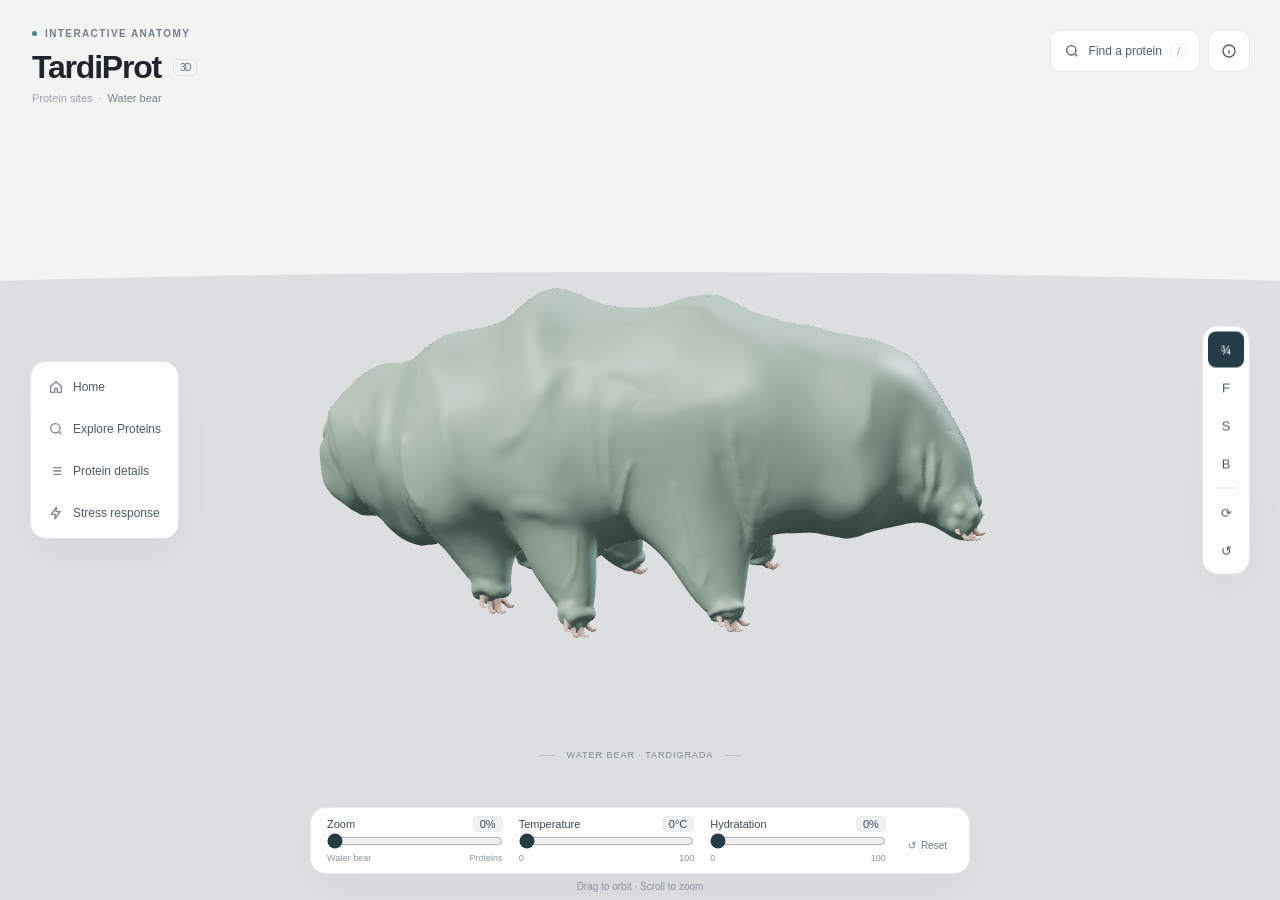
<file: static/index.html>
<!doctype html>
<html lang="en">
<head>
  <meta charset="utf-8" />
  <meta name="viewport" content="width=device-width, initial-scale=1, viewport-fit=cover" />
  <meta name="theme-color" content="#f3f4f4" />
  <meta name="description" content="Interactive 3D tardigrade atlas — Django + JavaScript version." />
  <title>TardiProT</title>
  <link rel="icon" href="/static/favicon.svg" />
  <link rel="stylesheet" href="/static/css/styles.css" />

  <!--
    Pas de bundler : l'import map indique au navigateur où trouver Three.js.
    Les modules peuvent donc écrire `import * as THREE from 'three'`.
  -->
  <script type="importmap">
    {
      "imports": {
        "three": "/static/vendor/three/three.module.js",
        "three/addons/": "/static/vendor/three/addons/"
      }
    }
  </script>
</head>
<body>
  <main class="studio">
    <!-- Le canvas Three.js est injecté ici par scene.js -->
    <div id="scene" class="scene"></div>

    <!-- Menu latéral : chaque entrée ouvre sa page dans un nouvel onglet -->
    <nav class="panel side-rail" aria-label="Sections">
      <a href="/" target="_blank" rel="noopener" title="Home (new tab)">
        <svg width="16" height="16" viewBox="0 0 24 24" fill="none" stroke="currentColor" stroke-width="2" aria-hidden="true"><path d="M4 11 12 4l8 7v8a1 1 0 0 1-1 1h-5v-6H10v6H5a1 1 0 0 1-1-1z" /></svg>
        <span>Home</span>
      </a>
      <a href="/explore_proteins/" target="_blank" rel="noopener" title="Explore proteins (new tab)">
        <svg width="16" height="16" viewBox="0 0 24 24" fill="none" stroke="currentColor" stroke-width="2" aria-hidden="true"><circle cx="11" cy="11" r="7" /><path d="m20 20-3.5-3.5" /></svg>
        <span>Explore Proteins</span>
      </a>
      <a href="/protein_details/" target="_blank" rel="noopener" title="Protein details (new tab)">
        <svg width="16" height="16" viewBox="0 0 24 24" fill="none" stroke="currentColor" stroke-width="2" aria-hidden="true"><path d="M8 7h12M8 12h12M8 17h12M4 7h.01M4 12h.01M4 17h.01" /></svg>
        <span>Protein details</span>
      </a>
      <a href="/stress/" target="_blank" rel="noopener" title="Stress response (new tab)">
        <svg width="16" height="16" viewBox="0 0 24 24" fill="none" stroke="currentColor" stroke-width="2" aria-hidden="true"><path d="M13 3 5 14h6l-1 7 8-11h-6z" /></svg>
        <span>Stress response</span>
      </a>
    </nav>

    <header class="identity">
      <p class="eyebrow"><span class="dot"></span>Interactive anatomy</p>
      <h1>TardiProt <span class="badge">3D</span></h1>
      <p class="meta"><span id="piece-count">Protein sites</span><span>·</span>Water bear</p>
    </header>

    <nav class="top-actions" aria-label="Panels">
      <button id="search-toggle" type="button">
        <svg width="16" height="16" viewBox="0 0 24 24" fill="none" stroke="currentColor" stroke-width="2" aria-hidden="true"><circle cx="11" cy="11" r="7" /><path d="m20 20-3.5-3.5" /></svg>
        <span>Find a protein</span>
        <kbd>/</kbd>
      </button>
      <button id="about-toggle" type="button" class="icon" aria-label="About this atlas">
        <svg width="16" height="16" viewBox="0 0 24 24" fill="none" stroke="currentColor" stroke-width="2" aria-hidden="true"><circle cx="12" cy="12" r="9" /><path d="M12 11v5M12 8h.01" /></svg>
      </button>
    </nav>

    
    <!-- Recherche : uniquement les protéines servies par Django -->
    <section id="search-panel" class="panel search-panel" hidden aria-label="Protein search">
      <div class="panel-head">
        <h2>Find a protein</h2>
        <button id="search-close" type="button" class="icon" aria-label="Close search">×</button>
      </div>

      <div id="proteins-pane">
        <input id="protein-search" type="search" placeholder="Dsup, CAHS, trehalose…" aria-label="Search the protein database" />
        <div id="protein-results" class="results"></div>
        <p id="proteins-note" class="note">Type a protein name.</p>
      </div>
    </section>

    <nav class="panel view-controls" aria-label="Camera controls">
      <button type="button" data-view="three-quarter" class="active" aria-pressed="true" title="Three-quarter view">¾</button>
      <button type="button" data-view="front" aria-pressed="false" title="Front view">F</button>
      <button type="button" data-view="side" aria-pressed="false" title="Side view">S</button>
      <button type="button" data-view="back" aria-pressed="false" title="Back view">B</button>
      <span class="divider" aria-hidden="true"></span>
      <button type="button" id="rotate-toggle" aria-pressed="false" title="Auto rotate">⟳</button>
      <button type="button" id="reset-view" title="Reset view">↺</button>
    </nav>

    <p class="caption">
      <span class="caption-line"></span>
      <span id="caption-text">Water bear · Tardigrada</span>
      <span class="caption-line"></span>
    </p>

    <div class="panel dock">
      <div class="zoom-control">
        <div class="zoom-head">
          <label for="zoom">Zoom</label>
          <output id="zoom-value" for="zoom">0%</output>
        </div>
        <input id="zoom" type="range" min="0" max="100" step="1" value="0" />
        <div class="zoom-ends"><span>Water bear</span><span>Proteins</span></div>
      </div>

      <div class="zoom-control">
        <div class="zoom-head">
          <label for="temperature">Temperature</label>
          <output id="temperature-value" for="temperature">0°C</output>
        </div>
        <input id="temperature" type="range" min="0" max="100" step="1" value="0" />
        <div class="zoom-ends"><span>0</span><span>100</span></div>
      </div>

      <div class="zoom-control">
        <div class="zoom-head">
          <label for="hydration">Hydratation</label>
          <output id="hydration-value" for="hydration">0%</output>
        </div>
        <input id="hydration" type="range" min="0" max="100" step="1" value="0" />
        <div class="zoom-ends"><span>0</span><span>100</span></div>
      </div>

      <button type="button" id="reset-dock" class="dock-reset"><span aria-hidden="true">↺</span> Reset</button>
    </div>


    <p class="footer">Drag to orbit · Scroll to zoom</p>

    <!-- Fiche d'une pièce ou d'une protéine -->
    <aside id="details" class="panel sheet" hidden aria-label="Details">
      <p class="eyebrow" id="detail-kind">Protein</p>
      <h2 id="detail-title"></h2>
      <p id="detail-description"></p>
      <dl id="detail-meta" class="meta-grid"></dl>
      <a id="detail-link" class="source-link" target="_blank" rel="noreferrer" hidden></a>
      <button type="button" id="detail-close" class="sheet-close">Close</button>
    </aside>

    <aside id="about" class="panel sheet" hidden aria-label="About">
      <p class="eyebrow">Source &amp; scope</p>
      <h2>A microscopic survivor.</h2>
      <p>Explore a 3D tardigrade model split into its naturally separate specific proteins.</p>
      <p><strong>Water Bear · Tardigrada</strong><br />Tardigrades are eight-legged segmented micro-animals that survive extremes through cryptobiosis.</p>
      <h3>Source</h3>
      <p>“Water Bear” by oneillbeck on Sketchfab, licensed under CC Attribution 4.0 International.</p>
      <a class="source-link" href="https://sketchfab.com/3d-models/water-bear-6e0ecc9d43ad4cf9a17efab2900f72ee" target="_blank" rel="noreferrer">Original 3D model ↗</a>
      <a class="source-link" href="https://creativecommons.org/licenses/by/4.0/" target="_blank" rel="noreferrer">License terms ↗</a>
      <button type="button" id="about-close" class="sheet-close">Close</button>
    </aside>

    <div id="loading" class="panel overlay" role="status">
      <div>
        <strong>Preparing the tardigrade</strong>
        <span id="loading-detail">Loading the catalogue…</span>
      </div>
    </div>

    <div id="error" class="panel overlay error" role="alert" hidden>
      <p id="error-message"></p>
      <button type="button" id="error-reload">Reload viewer</button>
    </div>
  </main>

  <script type="module" src="/static/js/main.js"></script>
</body>
</html>
</file>
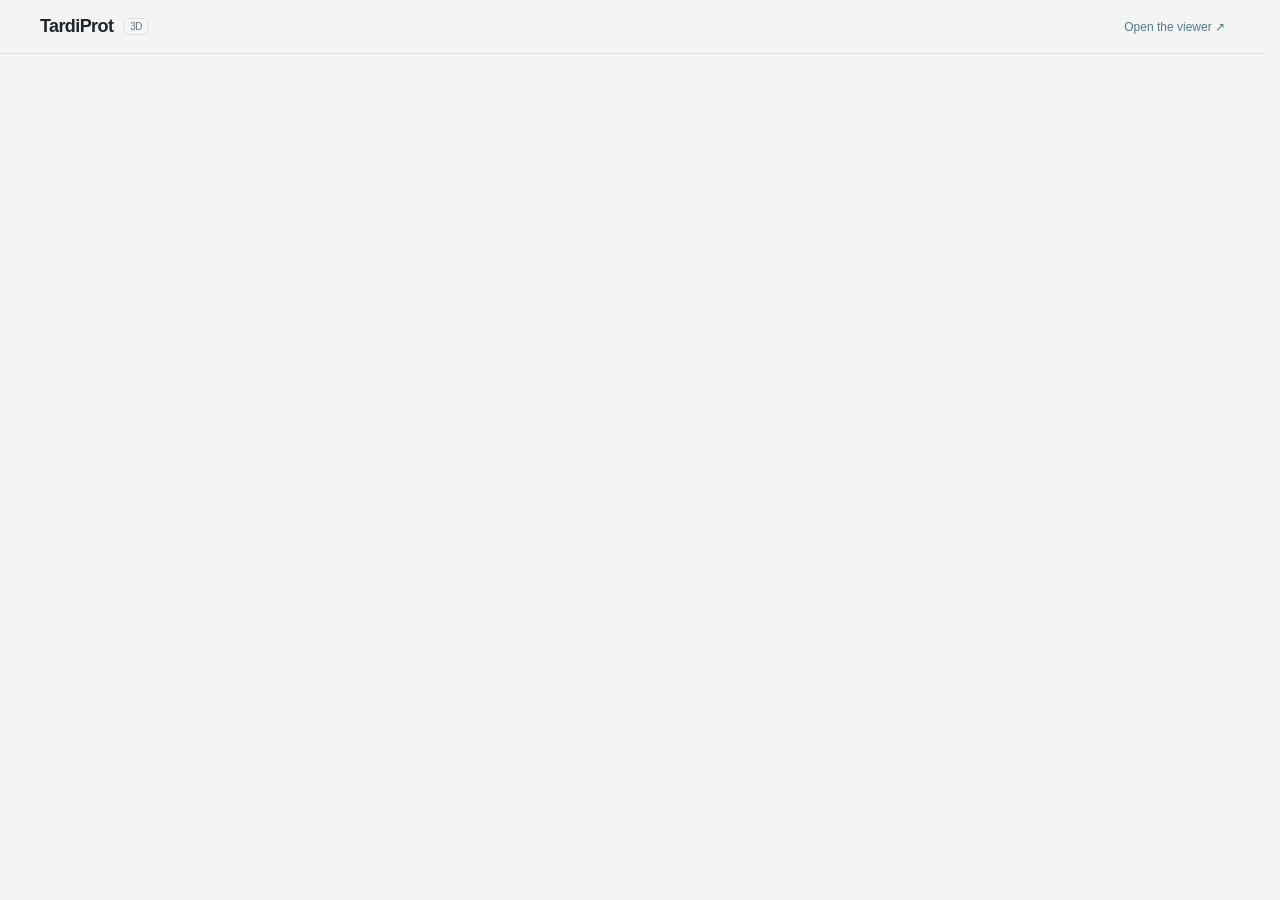
<file: static/pages/stress.html>
<!doctype html>
<html lang="en">
<head>
  <meta charset="utf-8" />
  <meta name="viewport" content="width=device-width, initial-scale=1" />
  <meta name="theme-color" content="#f3f4f4" />
  <title>Stress response</title>
  <link rel="icon" href="/static/favicon.svg" />
  <link rel="stylesheet" href="/static/css/pages.css" />
</head>
<body>
  <header class="page-head">
    <a class="brand" href="/">TardiProt <span class="badge">3D</span></a>
    <a class="back" href="/" target="_blank" rel="noopener">Open the viewer ↗</a>
  </header>

  <main class="page">
  </main>
</body>
</html>
</file>
<file: static/css/styles.css>
/* ---------------------------------------------------------------------------
   Feuille de style unique du studio.
   Ordre : base → structure → identité → panneaux → contrôles → responsive.
--------------------------------------------------------------------------- */

:root {
  --bg: #f3f4f4;
  --ink: #20242b;
  --muted: #737d89;
  --line: #18253618;
  --accent: #263b48;
  --teal: #458a85;
  --glass: #ffffffeb;
  --radius: 16px;
  font-family: Inter, ui-sans-serif, -apple-system, BlinkMacSystemFont, 'Segoe UI', sans-serif;
  color-scheme: light;
}

* { box-sizing: border-box; }
[hidden] { display: none !important; }
html, body { height: 100%; margin: 0; }
body {
  overflow: hidden;
  background: var(--bg);
  color: var(--ink);
  -webkit-font-smoothing: antialiased;
}
button, input { font: inherit; color: inherit; }
button { border: 0; background: none; cursor: pointer; }
button:focus-visible, input:focus-visible, a:focus-visible {
  outline: 2px solid #538d9a;
  outline-offset: 3px;
}
a { color: inherit; }
h1, h2, h3, p { margin: 0; }

/* --- structure ----------------------------------------------------------- */
.studio { position: relative; height: 100dvh; min-height: 340px; overflow: hidden; }
.scene { position: absolute; inset: 0; }
.scene canvas { display: block; width: 100%; height: 100%; touch-action: none; cursor: grab; }
.scene canvas:active { cursor: grabbing; }

.panel {
  background: var(--glass);
  border: 1px solid var(--line);
  border-radius: var(--radius);
  box-shadow: 0 2px 5px #24334403, 0 16px 48px #24334407;
  backdrop-filter: blur(20px);
}

/* --- identité ------------------------------------------------------------ */
.identity { position: absolute; top: 28px; left: 32px; z-index: 2; pointer-events: none; }
.eyebrow {
  display: flex;
  align-items: center;
  gap: 8px;
  font-size: 10px;
  font-weight: 600;
  letter-spacing: 0.14em;
  text-transform: uppercase;
  color: var(--muted);
}
.dot { width: 5px; height: 5px; border-radius: 50%; background: var(--teal); }
h1 {
  display: flex;
  align-items: center;
  gap: 12px;
  margin-top: 10px;
  font-size: 32px;
  font-weight: 600;
  letter-spacing: -1.2px;
}
.badge {
  padding: 2px 6px;
  border: 1px solid var(--line);
  border-radius: 6px;
  font-size: 10px;
  font-weight: 500;
  color: #697782;
}
.meta { display: flex; gap: 6px; margin-top: 6px; font-size: 11px; color: #78828c; }
.meta span { color: #9aa3ab; }

/* --- actions en haut à droite ------------------------------------------- */
.top-actions { position: absolute; top: 30px; right: 30px; z-index: 30; display: flex; gap: 8px; }
.top-actions button {
  display: flex;
  align-items: center;
  gap: 9px;
  height: 42px;
  padding: 0 13px;
  border: 1px solid var(--line);
  border-radius: 10px;
  background: #ffffffd9;
  font-size: 12px;
  color: #515d69;
}
.top-actions button:hover { background: #fff; }
.top-actions .icon { width: 42px; justify-content: center; padding: 0; }
kbd {
  padding: 0 5px;
  border: 1px solid var(--line);
  border-radius: 4px;
  font-family: inherit;
  font-size: 11px;
  opacity: 0.6;
}

/* --- barre latérale ------------------------------------------------------ */
.side-rail {
  position: absolute;
  top: 50%;
  left: 30px;
  z-index: 25;
  display: flex;
  flex-direction: column;
  gap: 2px;
  padding: 5px;
  transform: translateY(-50%);
}
.side-rail a {
  display: flex;
  align-items: center;
  gap: 9px;
  height: 40px;
  padding: 0 12px;
  border-radius: 9px;
  font-size: 12px;
  color: #4d5b68;
  text-decoration: none;
  white-space: nowrap;
}
.side-rail a svg { flex: none; opacity: 0.72; }
.side-rail a:hover { background: #1825360a; }
.side-rail a:hover svg { opacity: 1; }
.sheet code { font-family: ui-monospace, SFMono-Regular, Menlo, monospace; font-size: 12px; }

/* --- panneau de recherche ---------------------------------------------- */
.search-panel { position: absolute; top: 96px; right: 30px; z-index: 40; width: 360px; padding: 16px; }
.panel-head { display: flex; align-items: center; justify-content: space-between; margin-bottom: 10px; }
.panel-head h2 { font-size: 14px; font-weight: 600; }
.icon {
  display: inline-flex;
  align-items: center;
  justify-content: center;
  width: 32px;
  height: 32px;
  border-radius: 8px;
  font-size: 18px;
  color: #697582;
}
.icon:hover { background: #18253608; }

.search-panel input[type='search'] {
  width: 100%;
  height: 44px;
  margin-top: 9px;
  padding: 0 12px;
  border: 1px solid var(--line);
  border-radius: 9px;
  background: #f7f9fa;
  font-size: 15px;
}
.search-panel input[type='search']::-webkit-search-cancel-button { display: none; }

.results {
  max-height: 300px;
  margin: 9px 0 0;
  padding: 0;
  overflow-y: auto;
  border: 1px solid var(--line);
  border-radius: 12px;
  background: #fff;
  list-style: none;
}
.results button {
  display: flex;
  align-items: center;
  justify-content: space-between;
  gap: 10px;
  width: 100%;
  min-height: 42px;
  padding: 0 12px;
  border-top: 1px solid #1825360d;
  font-size: 13px;
  text-align: left;
}
.results > button:first-child { border-top: 0; }
.results button:hover { background: #f4f7f8; }
.results .hint { font-size: 11px; color: #7c8793; }
.note { margin-top: 8px; font-size: 11px; color: #8a949e; }

/* --- contrôles caméra --------------------------------------------------- */
.view-controls {
  position: absolute;
  top: 50%;
  right: 30px;
  z-index: 25;
  display: flex;
  flex-direction: column;
  gap: 2px;
  padding: 5px;
  transform: translateY(-50%);
}
.view-controls button {
  width: 36px;
  height: 36px;
  border-radius: 8px;
  font-size: 13px;
  font-weight: 500;
  color: #4d5b68;
}
.view-controls button:hover { background: #1825360a; }
.view-controls button.active { background: var(--accent); color: #fff; }
.view-controls .divider { height: 1px; margin: 4px 6px; background: var(--line); }

/* --- dock du bas -------------------------------------------------------- */
.dock {
  position: absolute;
  bottom: 26px;
  left: 50%;
  z-index: 20;
  display: grid;
  grid-template-columns: repeat(3, minmax(0, 1fr)) auto;
  align-items: end;
  gap: 4px 16px;
  width: min(660px, calc(100% - 24px));
  padding: 8px 16px 10px;
  transform: translateX(-50%);
}
.zoom-control { min-width: 0; }
.zoom-head {
  display: flex;
  align-items: center;
  justify-content: space-between;
  margin-bottom: 1px;
  font-size: 11px;
  font-weight: 500;
  color: #3c4956;
}
.zoom-head output {
  padding: 1px 6px;
  border: 1px solid #18253608;
  border-radius: 5px;
  background: #edf1f3;
  font-size: 11px;
  font-variant-numeric: tabular-nums;
}
input[type='range'] { width: 100%; height: 16px; margin: 0; accent-color: var(--accent); }
.zoom-ends { display: flex; justify-content: space-between; font-size: 9px; color: #8a949e; }
.dock-reset { display: flex; align-items: center; gap: 5px; padding-bottom: 12px; font-size: 10px; color: #6c7a88; white-space: nowrap; }
.dock-reset:hover { color: #263b48; }

/* --- légendes ----------------------------------------------------------- */
.caption {
  position: absolute;
  bottom: 140px;
  left: 50%;
  z-index: 10;
  display: flex;
  align-items: center;
  gap: 12px;
  transform: translateX(-50%);
  font-size: 9px;
  letter-spacing: 0.11em;
  text-transform: uppercase;
  color: #7c8894;
  white-space: nowrap;
}
.caption-line { width: 16px; height: 1px; background: #b9c3cc; }
.footer {
  position: absolute;
  bottom: 8px;
  left: 50%;
  z-index: 10;
  transform: translateX(-50%);
  font-size: 10px;
  color: #8a949e;
  white-space: nowrap;
}

/* --- fiches latérales --------------------------------------------------- */
.sheet {
  position: absolute;
  top: 96px;
  right: 30px;
  bottom: 110px;
  z-index: 35;
  display: flex;
  flex-direction: column;
  gap: 12px;
  width: 360px;
  padding: 22px;
  overflow-y: auto;
}
.sheet h2 { font-size: 23px; font-weight: 600; letter-spacing: -0.6px; line-height: 1.2; }
.sheet p { font-size: 13px; line-height: 1.65; color: #4d5b68; }
.sheet h3 { margin-top: 6px; font-size: 11px; letter-spacing: 0.12em; text-transform: uppercase; color: var(--muted); }
.meta-grid { display: flex; flex-wrap: wrap; gap: 18px; margin: 0; }
.meta-grid dt { font-size: 10px; letter-spacing: 0.08em; text-transform: uppercase; color: #8a949e; }
.meta-grid dd { margin: 2px 0 0; font-size: 13px; }
.source-link { font-size: 12px; color: #537a89; text-decoration: none; }
.source-link:hover { text-decoration: underline; }
.sheet-close {
  align-self: flex-start;
  margin-top: auto;
  padding: 9px 14px;
  border: 1px solid var(--line);
  border-radius: 8px;
  font-size: 12px;
  color: #4d5b68;
}
.sheet-close:hover { background: #18253608; }

/* --- chargement / erreur ------------------------------------------------ */
.overlay {
  position: absolute;
  top: 50%;
  left: 50%;
  z-index: 60;
  display: flex;
  flex-direction: column;
  gap: 12px;
  min-width: 260px;
  padding: 18px 22px;
  transform: translate(-50%, -50%);
}
.overlay strong { display: block; font-size: 14px; font-weight: 500; }
.overlay span { margin-top: 4px; font-size: 12px; color: var(--muted); }
.overlay p { font-size: 13px; line-height: 1.5; color: #4d5b68; }
.overlay.error { border-color: #a8574a33; }
.overlay button {
  align-self: flex-start;
  padding: 8px 12px;
  border: 1px solid var(--line);
  border-radius: 8px;
  font-size: 12px;
}

/* --- responsive --------------------------------------------------------- */
@media (max-width: 767px) {
  .identity { top: max(18px, env(safe-area-inset-top)); left: max(16px, env(safe-area-inset-left)); }
  h1 { font-size: 26px; }
  .top-actions { top: max(18px, env(safe-area-inset-top)); right: max(12px, env(safe-area-inset-right)); gap: 5px; }
  .top-actions button { width: 44px; height: 44px; justify-content: center; padding: 0; }
  .top-actions button span, .top-actions kbd { display: none; }

  .side-rail {
    left: max(8px, env(safe-area-inset-left));
    gap: 2px;
    padding: 4px;
  }
  .side-rail a { width: 44px; height: 44px; justify-content: center; padding: 0; }
  .side-rail a span { display: none; }

  .view-controls {
    top: auto;
    right: 12px;
    bottom: calc(118px + env(safe-area-inset-bottom));
    left: 12px;
    flex-direction: row;
    justify-content: center;
    width: fit-content;
    margin-inline: auto;
    transform: none;
  }
  .view-controls .divider { width: 1px; height: 22px; margin: auto 4px; }

  .dock {
    right: 12px;
    bottom: calc(20px + env(safe-area-inset-bottom));
    left: 12px;
    grid-template-columns: 1fr;
    gap: 2px;
    width: auto;
    padding: 8px 14px;
    transform: none;
  }
  .dock-reset { padding-bottom: 0; }
  .caption, .footer { display: none; }

  .search-panel { top: 84px; right: 12px; left: 12px; width: auto; }
  .results { max-height: min(320px, 40dvh); }

  .sheet {
    top: auto;
    right: 12px;
    bottom: calc(136px + env(safe-area-inset-bottom));
    left: 12px;
    width: auto;
    max-height: 50dvh;
    padding: 18px;
  }
  .sheet h2 { font-size: 20px; }
}

@media (max-height: 600px) and (orientation: landscape) {
  .identity { top: 14px; left: 18px; }
  .side-rail { top: 50%; left: 18px; transform: translateY(-50%); }
  .caption, .footer { display: none; }
  .view-controls { top: 50%; right: 12px; bottom: auto; left: auto; transform: translateY(-50%); }
  .sheet { top: 12px; right: 12px; bottom: 12px; left: auto; width: 300px; max-height: none; }
  .search-panel { top: 12px; right: 12px; left: auto; }
}
</file>
<file: static/css/pages.css>
/* ---------------------------------------------------------------------------
   Base commune des pages secondaires (explore_proteins, protein_details, stress).
   Autonome : ces pages ne chargent ni Three.js ni la scène.

   Contient les éléments partagés : en-tête, titres, barre de recherche
   (input[type='search']), cartes (.cards / .card). Le viewer Mol* et son menu
   déroulant vivent dans protein_details.css, chargé par la seule page
   /protein_details/.
--------------------------------------------------------------------------- */

:root {
  --bg: #f3f4f4;
  --ink: #20242b;
  --muted: #737d89;
  --line: #18253618;
  --teal: #458a85;
  font-family: Inter, ui-sans-serif, -apple-system, BlinkMacSystemFont, 'Segoe UI', sans-serif;
  color-scheme: light;
}

* { box-sizing: border-box; }
html { scrollbar-gutter: stable; }
body { margin: 0; background: var(--bg); color: var(--ink); -webkit-font-smoothing: antialiased; }
h1, h2, p, dl, dd { margin: 0; }
a { color: inherit; }
a:focus-visible, input:focus-visible, button:focus-visible {
  outline: 2px solid #538d9a;
  outline-offset: 3px;
}

.page-head {
  position: sticky;
  top: 0;
  z-index: 2;
  display: flex;
  align-items: center;
  justify-content: space-between;
  gap: 16px;
  padding: 16px clamp(16px, 5vw, 40px);
  border-bottom: 1px solid var(--line);
  background: #f3f4f4e8;
  backdrop-filter: blur(12px);
}
.brand {
  display: inline-flex;
  align-items: center;
  gap: 10px;
  font-size: 18px;
  font-weight: 600;
  letter-spacing: -0.6px;
  text-decoration: none;
}
.badge {
  padding: 2px 6px;
  border: 1px solid var(--line);
  border-radius: 6px;
  font-size: 10px;
  font-weight: 500;
  color: #697782;
}
.back { font-size: 12px; color: #537a89; text-decoration: none; }
.back:hover { text-decoration: underline; }

.page { max-width: 720px; margin: 0 auto; padding: clamp(36px, 7vw, 64px) clamp(16px, 5vw, 40px) 96px; }
.eyebrow {
  font-size: 10px;
  font-weight: 600;
  letter-spacing: 0.14em;
  text-transform: uppercase;
  color: var(--muted);
}
.page h1 {
  margin-top: 10px;
  font-size: clamp(28px, 5vw, 36px);
  font-weight: 600;
  line-height: 1.15;
  letter-spacing: -1px;
}
.page h2 {
  margin-top: 36px;
  font-size: 11px;
  font-weight: 600;
  letter-spacing: 0.12em;
  text-transform: uppercase;
  color: var(--muted);
}
.page p { margin-top: 14px; font-size: 15px; line-height: 1.7; color: #404b56; }
.page p a { color: #537a89; }
.page code { font-family: ui-monospace, SFMono-Regular, Menlo, monospace; font-size: 13px; }
.page kbd {
  padding: 0 5px;
  border: 1px solid var(--line);
  border-radius: 4px;
  font-size: 12px;
}

.grid {
  display: grid;
  grid-template-columns: repeat(auto-fit, minmax(150px, 1fr));
  gap: 12px;
  margin-top: 24px;
  padding: 0;
}
.grid > div {
  padding: 16px 18px;
  border: 1px solid var(--line);
  border-radius: 12px;
  background: #fff;
}
.grid dt { font-size: 10px; letter-spacing: 0.08em; text-transform: uppercase; color: #8a949e; }
.grid dd { margin-top: 4px; font-size: 17px; font-variant-numeric: tabular-nums; }

.source-link { display: block; margin-top: 12px; font-size: 13px; color: #537a89; text-decoration: none; }
.source-link:hover { text-decoration: underline; }

/* Barre de recherche partagée par /explore_proteins/ et /protein_details/. */
input[type='search'] {
  width: 100%;
  height: 46px;
  margin-top: 22px;
  padding: 0 14px;
  border: 1px solid var(--line);
  border-radius: 10px;
  background: #fff;
  font: inherit;
  font-size: 15px;
}
input[type='search']::-webkit-search-cancel-button { display: none; }

.cards { display: grid; gap: 12px; margin-top: 16px; }
.card { padding: 16px 18px; border: 1px solid var(--line); border-radius: 12px; background: #fff; }
.card h2 {
  margin: 0;
  font-size: 15px;
  font-weight: 600;
  letter-spacing: 0;
  text-transform: none;
  color: var(--ink);
}
.card .meta { margin-top: 6px; font-size: 10px; letter-spacing: 0.08em; text-transform: uppercase; color: #8a949e; }
.card p { margin-top: 10px; font-size: 13px; line-height: 1.65; }
.card-link { display: inline-block; margin-top: 12px; font-size: 12px; color: #537a89; text-decoration: none; }
.card-link:hover { text-decoration: underline; }
a.card { display: block; text-decoration: none; }
a.card:hover { border-color: #18253640; }
.note { margin-top: 14px; font-size: 12px; color: #8a949e; }
</file>
